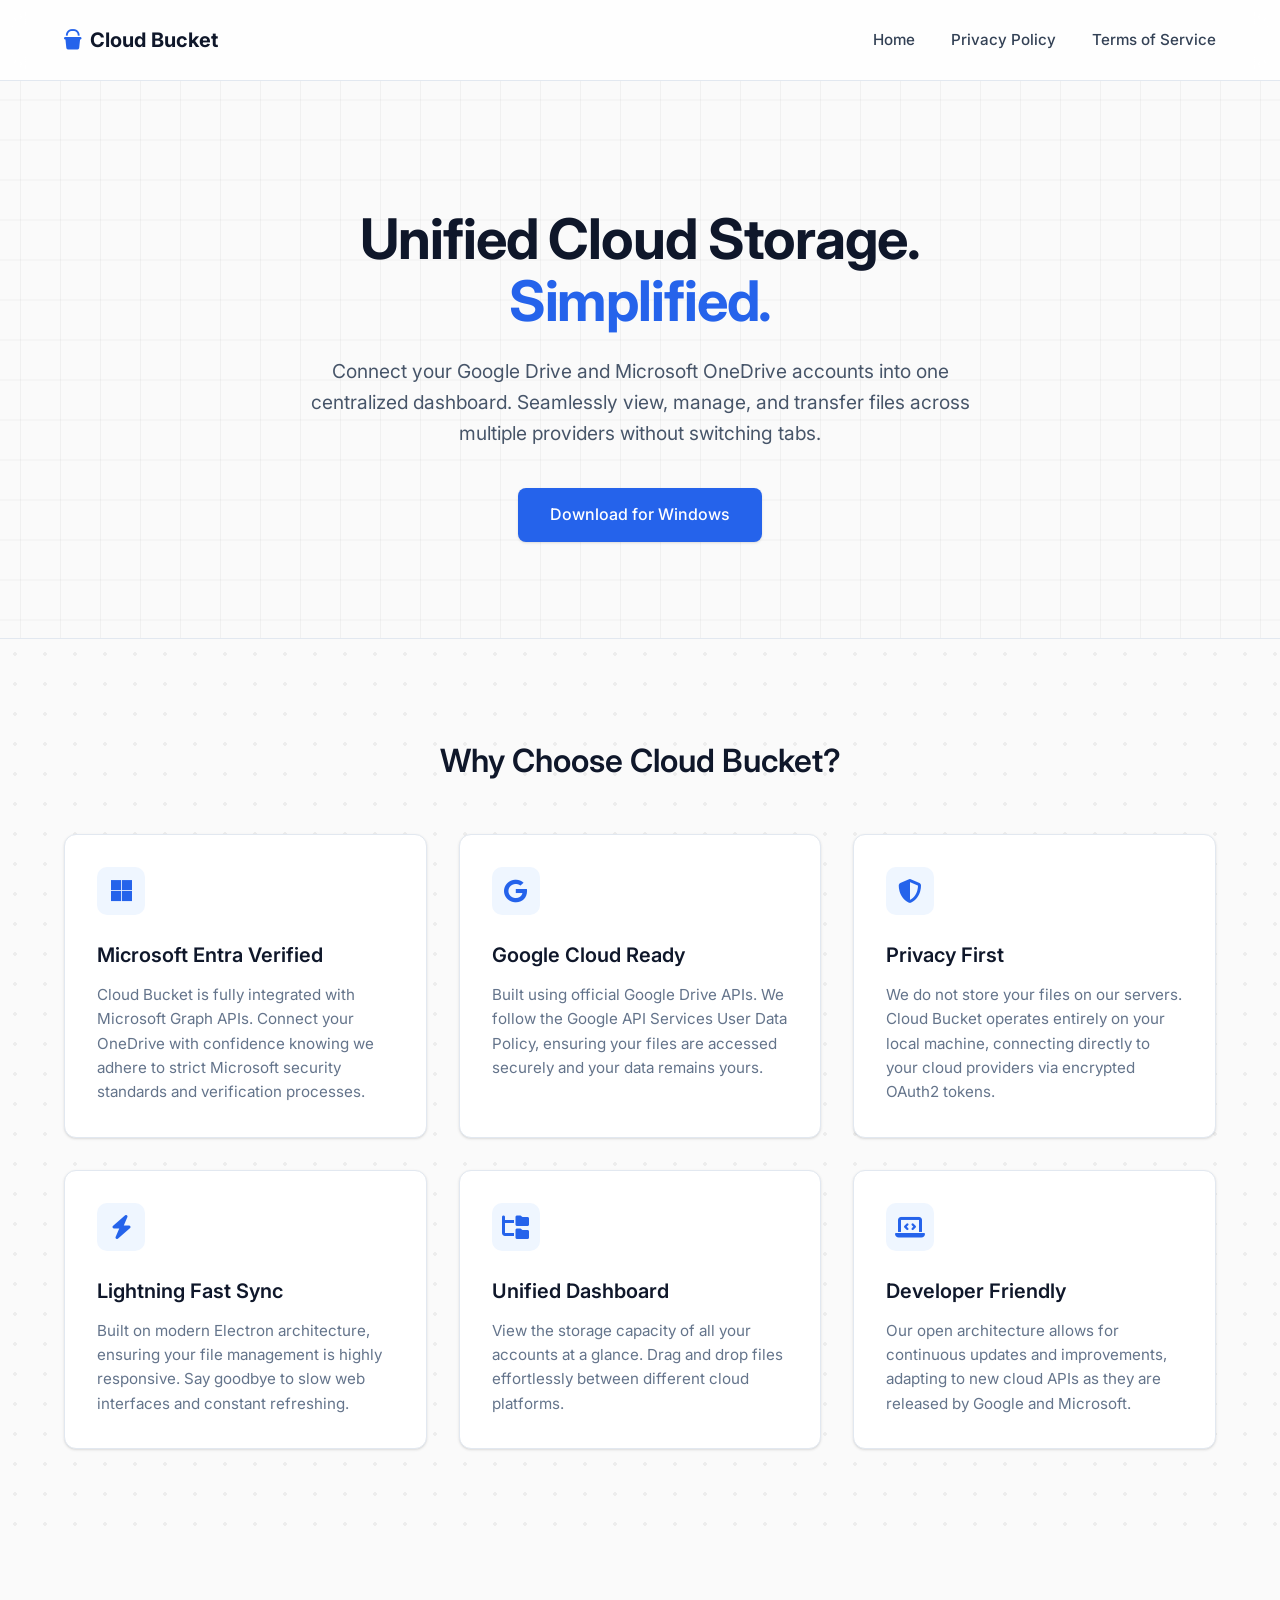
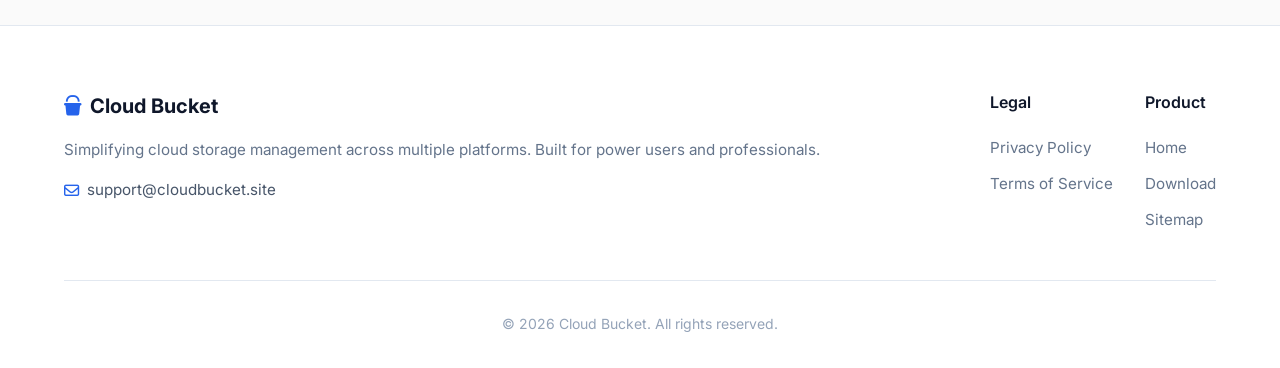
<file: index.html>
<!DOCTYPE html>
<html lang="en">
<head>
    <meta charset="UTF-8">
    <meta name="viewport" content="width=device-width, initial-scale=1.0">
    <title>Cloud Bucket - Unified Cloud Storage Manager</title>
    <meta name="description" content="Manage all your cloud storage accounts like Google Drive and Microsoft OneDrive from a single, beautiful dashboard.">
    <link rel="canonical" href="https://cloudbucket.site/">
    <link rel="icon" type="image/svg+xml" href="favicon.svg?v=2">
    <link rel="stylesheet" href="styles.css">
    <link rel="stylesheet" href="https://cdnjs.cloudflare.com/ajax/libs/font-awesome/6.4.0/css/all.min.css">
</head>
<body>
    <header>
        <a href="index.html" class="logo">
            <i class="fa-solid fa-bucket"></i> Cloud Bucket
        </a>
        <nav>
            <a href="index.html">Home</a>
            <a href="privacy.html">Privacy Policy</a>
            <a href="terms.html">Terms of Service</a>
        </nav>
    </header>

    <main>
        <section class="hero">
            <h1>Unified Cloud Storage. <br><span>Simplified.</span></h1>
            <p>Connect your Google Drive and Microsoft OneDrive accounts into one centralized dashboard. Seamlessly view, manage, and transfer files across multiple providers without switching tabs.</p>
            <a href="#download" class="cta-button">Download for Windows</a>
        </section>

        <section class="info-section">
            <div class="info-container">
                <h2>Why Choose Cloud Bucket?</h2>
                <div class="grid-3">
                <div class="card">
                    <div class="card-icon"><i class="fa-brands fa-microsoft"></i></div>
                    <h3>Microsoft Entra Verified</h3>
                    <p>Cloud Bucket is fully integrated with Microsoft Graph APIs. Connect your OneDrive with confidence knowing we adhere to strict Microsoft security standards and verification processes.</p>
                </div>
                <div class="card">
                    <div class="card-icon"><i class="fa-brands fa-google"></i></div>
                    <h3>Google Cloud Ready</h3>
                    <p>Built using official Google Drive APIs. We follow the Google API Services User Data Policy, ensuring your files are accessed securely and your data remains yours.</p>
                </div>
                <div class="card">
                    <div class="card-icon"><i class="fa-solid fa-shield-halved"></i></div>
                    <h3>Privacy First</h3>
                    <p>We do not store your files on our servers. Cloud Bucket operates entirely on your local machine, connecting directly to your cloud providers via encrypted OAuth2 tokens.</p>
                </div>
                <div class="card">
                    <div class="card-icon"><i class="fa-solid fa-bolt"></i></div>
                    <h3>Lightning Fast Sync</h3>
                    <p>Built on modern Electron architecture, ensuring your file management is highly responsive. Say goodbye to slow web interfaces and constant refreshing.</p>
                </div>
                <div class="card">
                    <div class="card-icon"><i class="fa-solid fa-folder-tree"></i></div>
                    <h3>Unified Dashboard</h3>
                    <p>View the storage capacity of all your accounts at a glance. Drag and drop files effortlessly between different cloud platforms.</p>
                </div>
                <div class="card">
                    <div class="card-icon"><i class="fa-solid fa-laptop-code"></i></div>
                    <h3>Developer Friendly</h3>
                    <p>Our open architecture allows for continuous updates and improvements, adapting to new cloud APIs as they are released by Google and Microsoft.</p>
                </div>
            </div>
            </div>
        </section>
    </main>

    <footer>
        <div class="footer-content">
            <div class="footer-brand">
                <div class="logo">
                    <i class="fa-solid fa-bucket"></i> Cloud Bucket
                </div>
                <p>Simplifying cloud storage management across multiple platforms. Built for power users and professionals.</p>
                <div class="footer-contact">
                    <i class="fa-regular fa-envelope"></i>
                    <a href="mailto:support@cloudbucket.site">support@cloudbucket.site</a>
                </div>
            </div>
            
            <div class="footer-links">
                <div class="footer-links-col">
                    <h4>Legal</h4>
                    <a href="privacy.html">Privacy Policy</a>
                    <a href="terms.html">Terms of Service</a>
                </div>
                <div class="footer-links-col">
                    <h4>Product</h4>
                    <a href="index.html">Home</a>
                    <a href="#download">Download</a>
                    <a href="sitemap.xml">Sitemap</a>
                </div>
            </div>
        </div>
        <div class="footer-bottom">
            &copy; 2026 Cloud Bucket. All rights reserved.
        </div>
    </footer>
</body>
</html>
</file>
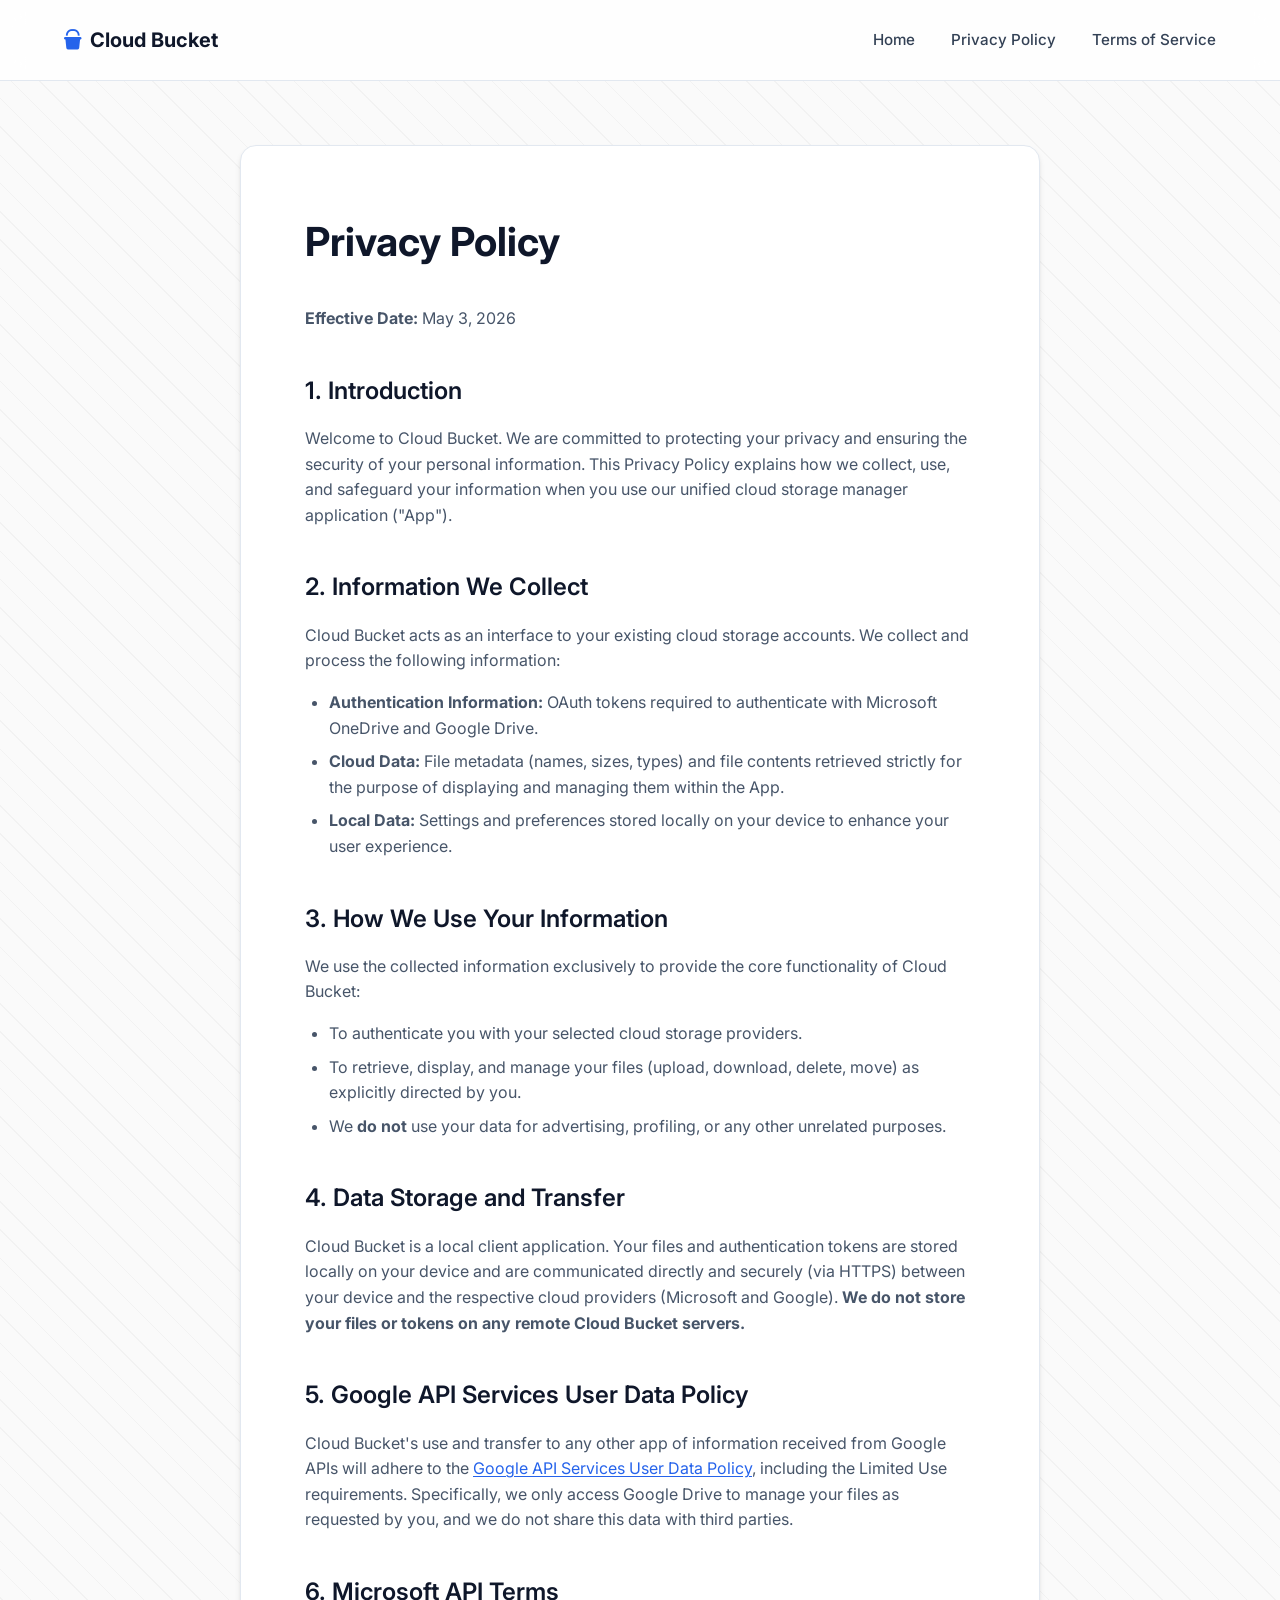
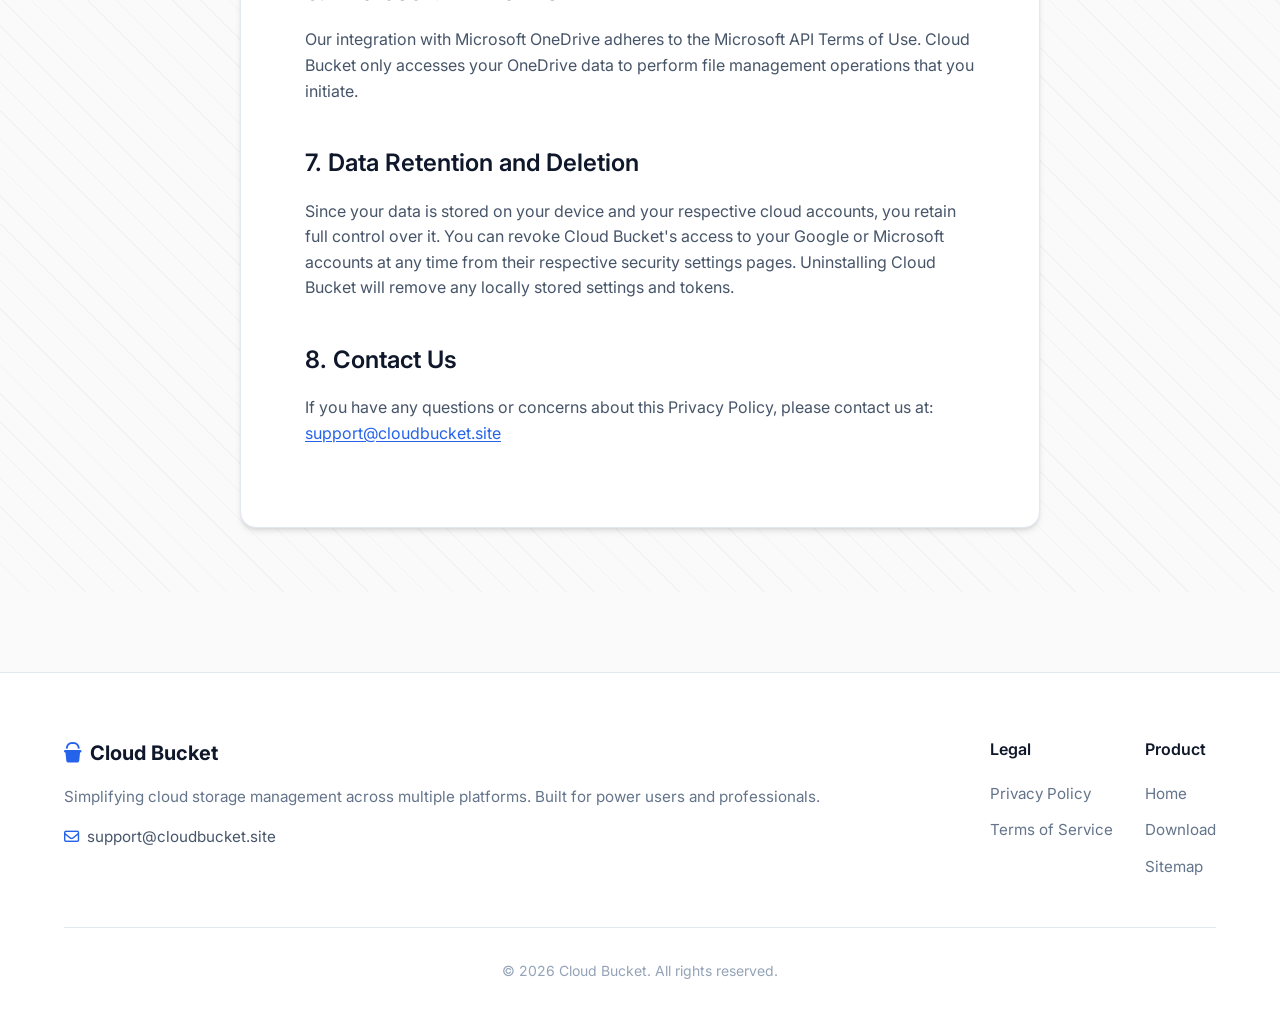
<file: privacy.html>
<!DOCTYPE html>
<html lang="en">
<head>
    <meta charset="UTF-8">
    <meta name="viewport" content="width=device-width, initial-scale=1.0">
    <title>Privacy Policy - Cloud Bucket</title>
    <meta name="description" content="Privacy Policy for the Cloud Bucket unified cloud storage manager application.">
    <link rel="canonical" href="https://cloudbucket.site/privacy.html">
    <link rel="icon" type="image/svg+xml" href="favicon.svg?v=2">
    <link rel="stylesheet" href="styles.css">
    <link rel="stylesheet" href="https://cdnjs.cloudflare.com/ajax/libs/font-awesome/6.4.0/css/all.min.css">
</head>
<body>
    <header>
        <a href="index.html" class="logo">
            <i class="fa-solid fa-bucket"></i> Cloud Bucket
        </a>
        <nav>
            <a href="index.html">Home</a>
            <a href="privacy.html">Privacy Policy</a>
            <a href="terms.html">Terms of Service</a>
        </nav>
    </header>

    <main class="page-wrapper">
        <div class="page-content">
        <h1>Privacy Policy</h1>
        <p><strong>Effective Date:</strong> May 3, 2026</p>

        <h2>1. Introduction</h2>
        <p>Welcome to Cloud Bucket. We are committed to protecting your privacy and ensuring the security of your personal information. This Privacy Policy explains how we collect, use, and safeguard your information when you use our unified cloud storage manager application ("App").</p>

        <h2>2. Information We Collect</h2>
        <p>Cloud Bucket acts as an interface to your existing cloud storage accounts. We collect and process the following information:</p>
        <ul>
            <li><strong>Authentication Information:</strong> OAuth tokens required to authenticate with Microsoft OneDrive and Google Drive.</li>
            <li><strong>Cloud Data:</strong> File metadata (names, sizes, types) and file contents retrieved strictly for the purpose of displaying and managing them within the App.</li>
            <li><strong>Local Data:</strong> Settings and preferences stored locally on your device to enhance your user experience.</li>
        </ul>

        <h2>3. How We Use Your Information</h2>
        <p>We use the collected information exclusively to provide the core functionality of Cloud Bucket:</p>
        <ul>
            <li>To authenticate you with your selected cloud storage providers.</li>
            <li>To retrieve, display, and manage your files (upload, download, delete, move) as explicitly directed by you.</li>
            <li>We <strong>do not</strong> use your data for advertising, profiling, or any other unrelated purposes.</li>
        </ul>

        <h2>4. Data Storage and Transfer</h2>
        <p>Cloud Bucket is a local client application. Your files and authentication tokens are stored locally on your device and are communicated directly and securely (via HTTPS) between your device and the respective cloud providers (Microsoft and Google). <strong>We do not store your files or tokens on any remote Cloud Bucket servers.</strong></p>

        <h2>5. Google API Services User Data Policy</h2>
        <p>Cloud Bucket's use and transfer to any other app of information received from Google APIs will adhere to the <a href="https://developers.google.com/terms/api-services-user-data-policy" target="_blank" rel="noopener noreferrer">Google API Services User Data Policy</a>, including the Limited Use requirements. Specifically, we only access Google Drive to manage your files as requested by you, and we do not share this data with third parties.</p>

        <h2>6. Microsoft API Terms</h2>
        <p>Our integration with Microsoft OneDrive adheres to the Microsoft API Terms of Use. Cloud Bucket only accesses your OneDrive data to perform file management operations that you initiate.</p>

        <h2>7. Data Retention and Deletion</h2>
        <p>Since your data is stored on your device and your respective cloud accounts, you retain full control over it. You can revoke Cloud Bucket's access to your Google or Microsoft accounts at any time from their respective security settings pages. Uninstalling Cloud Bucket will remove any locally stored settings and tokens.</p>

        <h2>8. Contact Us</h2>
        <p>If you have any questions or concerns about this Privacy Policy, please contact us at: <a href="mailto:support@cloudbucket.site">support@cloudbucket.site</a></p>
        </div>
    </main>

    <footer>
        <div class="footer-content">
            <div class="footer-brand">
                <div class="logo">
                    <i class="fa-solid fa-bucket"></i> Cloud Bucket
                </div>
                <p>Simplifying cloud storage management across multiple platforms. Built for power users and professionals.</p>
                <div class="footer-contact">
                    <i class="fa-regular fa-envelope"></i>
                    <a href="mailto:support@cloudbucket.site">support@cloudbucket.site</a>
                </div>
            </div>
            
            <div class="footer-links">
                <div class="footer-links-col">
                    <h4>Legal</h4>
                    <a href="privacy.html">Privacy Policy</a>
                    <a href="terms.html">Terms of Service</a>
                </div>
                <div class="footer-links-col">
                    <h4>Product</h4>
                    <a href="index.html">Home</a>
                    <a href="#download">Download</a>
                    <a href="sitemap.xml">Sitemap</a>
                </div>
            </div>
        </div>
        <div class="footer-bottom">
            &copy; 2026 Cloud Bucket. All rights reserved.
        </div>
    </footer>
</body>
</html>
</file>
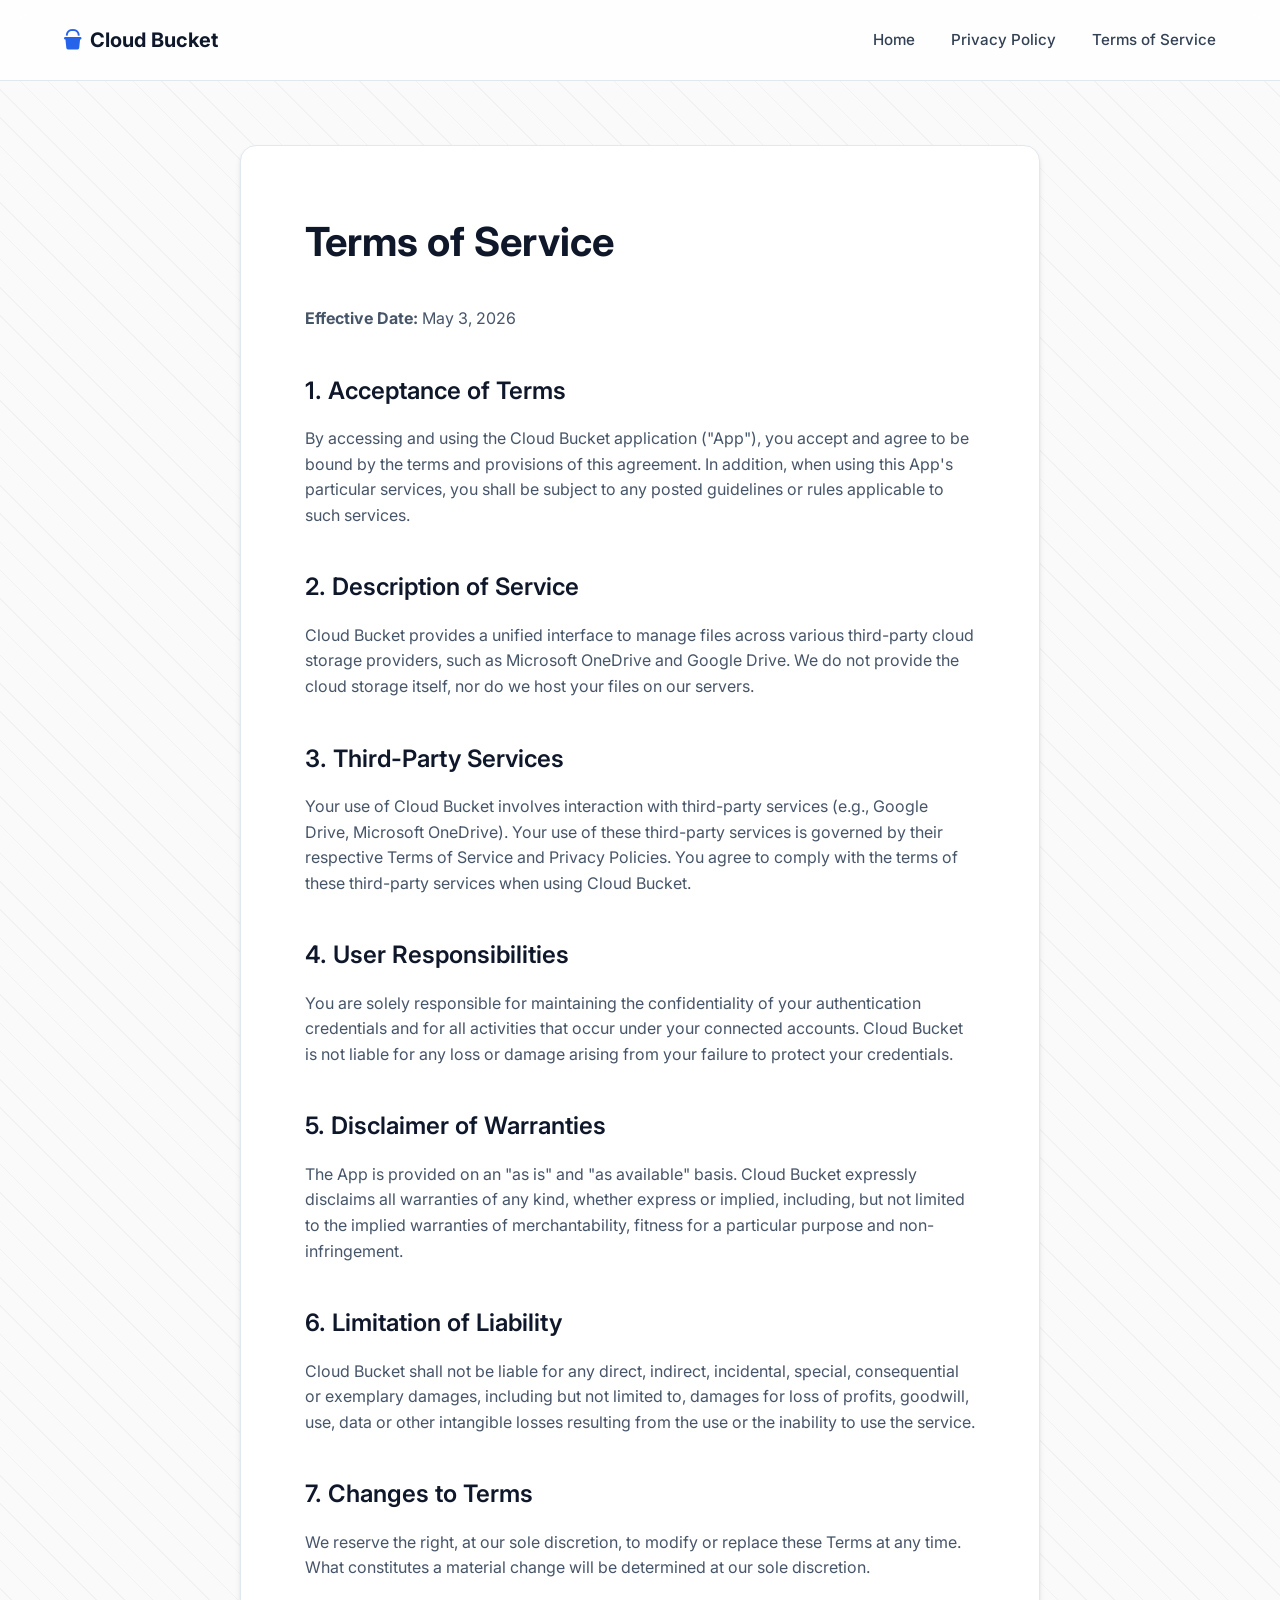
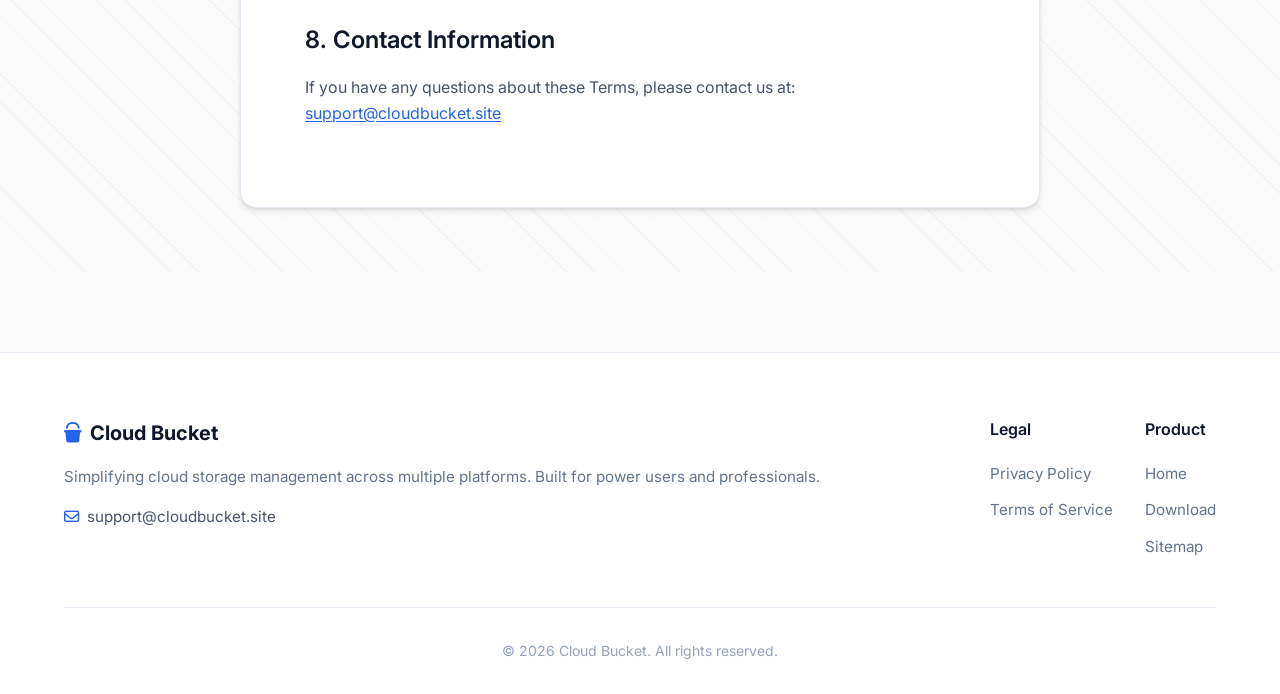
<file: terms.html>
<!DOCTYPE html>
<html lang="en">
<head>
    <meta charset="UTF-8">
    <meta name="viewport" content="width=device-width, initial-scale=1.0">
    <title>Terms of Service - Cloud Bucket</title>
    <meta name="description" content="Terms of Service for the Cloud Bucket application.">
    <link rel="canonical" href="https://cloudbucket.site/terms.html">
    <link rel="icon" type="image/svg+xml" href="favicon.svg?v=2">
    <link rel="stylesheet" href="styles.css">
    <link rel="stylesheet" href="https://cdnjs.cloudflare.com/ajax/libs/font-awesome/6.4.0/css/all.min.css">
</head>
<body>
    <header>
        <a href="index.html" class="logo">
            <i class="fa-solid fa-bucket"></i> Cloud Bucket
        </a>
        <nav>
            <a href="index.html">Home</a>
            <a href="privacy.html">Privacy Policy</a>
            <a href="terms.html">Terms of Service</a>
        </nav>
    </header>

    <main class="page-wrapper">
        <div class="page-content">
        <h1>Terms of Service</h1>
        <p><strong>Effective Date:</strong> May 3, 2026</p>

        <h2>1. Acceptance of Terms</h2>
        <p>By accessing and using the Cloud Bucket application ("App"), you accept and agree to be bound by the terms and provisions of this agreement. In addition, when using this App's particular services, you shall be subject to any posted guidelines or rules applicable to such services.</p>

        <h2>2. Description of Service</h2>
        <p>Cloud Bucket provides a unified interface to manage files across various third-party cloud storage providers, such as Microsoft OneDrive and Google Drive. We do not provide the cloud storage itself, nor do we host your files on our servers.</p>

        <h2>3. Third-Party Services</h2>
        <p>Your use of Cloud Bucket involves interaction with third-party services (e.g., Google Drive, Microsoft OneDrive). Your use of these third-party services is governed by their respective Terms of Service and Privacy Policies. You agree to comply with the terms of these third-party services when using Cloud Bucket.</p>

        <h2>4. User Responsibilities</h2>
        <p>You are solely responsible for maintaining the confidentiality of your authentication credentials and for all activities that occur under your connected accounts. Cloud Bucket is not liable for any loss or damage arising from your failure to protect your credentials.</p>

        <h2>5. Disclaimer of Warranties</h2>
        <p>The App is provided on an "as is" and "as available" basis. Cloud Bucket expressly disclaims all warranties of any kind, whether express or implied, including, but not limited to the implied warranties of merchantability, fitness for a particular purpose and non-infringement.</p>

        <h2>6. Limitation of Liability</h2>
        <p>Cloud Bucket shall not be liable for any direct, indirect, incidental, special, consequential or exemplary damages, including but not limited to, damages for loss of profits, goodwill, use, data or other intangible losses resulting from the use or the inability to use the service.</p>

        <h2>7. Changes to Terms</h2>
        <p>We reserve the right, at our sole discretion, to modify or replace these Terms at any time. What constitutes a material change will be determined at our sole discretion.</p>

        <h2>8. Contact Information</h2>
        <p>If you have any questions about these Terms, please contact us at: <a href="mailto:support@cloudbucket.site">support@cloudbucket.site</a></p>
        </div>
    </main>

    <footer>
        <div class="footer-content">
            <div class="footer-brand">
                <div class="logo">
                    <i class="fa-solid fa-bucket"></i> Cloud Bucket
                </div>
                <p>Simplifying cloud storage management across multiple platforms. Built for power users and professionals.</p>
                <div class="footer-contact">
                    <i class="fa-regular fa-envelope"></i>
                    <a href="mailto:support@cloudbucket.site">support@cloudbucket.site</a>
                </div>
            </div>
            
            <div class="footer-links">
                <div class="footer-links-col">
                    <h4>Legal</h4>
                    <a href="privacy.html">Privacy Policy</a>
                    <a href="terms.html">Terms of Service</a>
                </div>
                <div class="footer-links-col">
                    <h4>Product</h4>
                    <a href="index.html">Home</a>
                    <a href="#download">Download</a>
                    <a href="sitemap.xml">Sitemap</a>
                </div>
            </div>
        </div>
        <div class="footer-bottom">
            &copy; 2026 Cloud Bucket. All rights reserved.
        </div>
    </footer>
</body>
</html>
</file>
<file: styles.css>
@import url('https://fonts.googleapis.com/css2?family=Inter:wght@300;400;500;600;700&display=swap');

:root {
  --bg-color: #fafafa;
  --text-color: #334155;
  --heading-color: #0f172a;
  --primary-color: #2563eb;
  --primary-hover: #1d4ed8;
  --card-bg: #ffffff;
  --card-border: #e2e8f0;
  --shadow-sm: 0 1px 3px 0 rgb(0 0 0 / 0.1), 0 1px 2px -1px rgb(0 0 0 / 0.1);
  --shadow-md: 0 4px 6px -1px rgb(0 0 0 / 0.1), 0 2px 4px -2px rgb(0 0 0 / 0.1);
  --shadow-lg: 0 10px 15px -3px rgb(0 0 0 / 0.1), 0 4px 6px -4px rgb(0 0 0 / 0.1);
}

* {
  margin: 0;
  padding: 0;
  box-sizing: border-box;
}

body {
  font-family: 'Inter', sans-serif;
  background-color: var(--bg-color);
  color: var(--text-color);
  line-height: 1.6;
  -webkit-font-smoothing: antialiased;
}

/* Header */
header {
  display: flex;
  justify-content: space-between;
  align-items: center;
  padding: 1.5rem 5%;
  background: rgba(255, 255, 255, 0.8);
  backdrop-filter: blur(12px);
  position: sticky;
  top: 0;
  z-index: 1000;
  border-bottom: 1px solid var(--card-border);
}

.logo {
  font-size: 1.25rem;
  font-weight: 700;
  color: var(--heading-color);
  display: flex;
  align-items: center;
  gap: 0.5rem;
  text-decoration: none;
}

.logo i {
  color: var(--primary-color);
}

nav a {
  color: var(--text-color);
  text-decoration: none;
  margin-left: 2rem;
  font-weight: 500;
  font-size: 0.95rem;
  transition: color 0.2s ease;
}

nav a:hover {
  color: var(--primary-color);
}

/* Hero Section */
.hero {
  width: 100%;
  padding: 8rem 5% 6rem;
  text-align: center;
  background-image: 
    linear-gradient(rgba(0, 0, 0, 0.04) 1px, transparent 1px),
    linear-gradient(90deg, rgba(0, 0, 0, 0.04) 1px, transparent 1px);
  background-size: 40px 40px;
  background-position: center center;
  border-bottom: 1px solid var(--card-border);
}

.hero h1 {
  font-size: 3.5rem;
  font-weight: 700;
  color: var(--heading-color);
  margin-bottom: 1.5rem;
  letter-spacing: -0.02em;
  line-height: 1.1;
}

.hero h1 span {
  color: var(--primary-color);
}

.hero p {
  font-size: 1.2rem;
  color: #475569;
  max-width: 700px;
  margin: 0 auto 2.5rem;
}

.cta-button {
  display: inline-block;
  padding: 0.875rem 2rem;
  font-size: 1rem;
  font-weight: 500;
  color: #fff;
  background-color: var(--primary-color);
  border-radius: 8px;
  text-decoration: none;
  transition: background-color 0.2s ease, transform 0.2s ease;
  box-shadow: var(--shadow-sm);
}

.cta-button:hover {
  background-color: var(--primary-hover);
  transform: translateY(-1px);
  box-shadow: var(--shadow-md);
}

/* Info Section (Packed with info) */
.info-section {
  width: 100%;
  padding: 6rem 5%;
  background-image: radial-gradient(rgba(0, 0, 0, 0.05) 2px, transparent 2px);
  background-size: 30px 30px;
}

.info-container {
  max-width: 1200px;
  margin: 0 auto;
}

.info-container h2 {
  font-size: 2rem;
  color: var(--heading-color);
  text-align: center;
  margin-bottom: 3rem;
  font-weight: 600;
}

.grid-3 {
  display: grid;
  grid-template-columns: repeat(auto-fit, minmax(300px, 1fr));
  gap: 2rem;
}

.card {
  background: var(--card-bg);
  border: 1px solid var(--card-border);
  border-radius: 12px;
  padding: 2rem;
  box-shadow: var(--shadow-sm);
  transition: box-shadow 0.2s ease, transform 0.2s ease;
}

.card:hover {
  box-shadow: var(--shadow-md);
  transform: translateY(-2px);
}

.card-icon {
  width: 48px;
  height: 48px;
  background: #eff6ff;
  color: var(--primary-color);
  border-radius: 10px;
  display: flex;
  align-items: center;
  justify-content: center;
  font-size: 1.5rem;
  margin-bottom: 1.5rem;
}

.card h3 {
  font-size: 1.25rem;
  color: var(--heading-color);
  margin-bottom: 0.75rem;
  font-weight: 600;
}

.card p {
  font-size: 0.95rem;
  color: #64748b;
}

/* Content Pages (Privacy, Terms) */
.page-wrapper {
  width: 100%;
  padding: 4rem 5%;
  background-image: repeating-linear-gradient(
    45deg,
    rgba(0, 0, 0, 0.03) 0,
    rgba(0, 0, 0, 0.03) 1px,
    transparent 1px,
    transparent 20px
  );
  min-height: calc(100vh - 200px);
}

.page-content {
  max-width: 800px;
  margin: 0 auto;
  background: var(--card-bg);
  padding: 4rem;
  border-radius: 16px;
  box-shadow: var(--shadow-md);
  border: 1px solid var(--card-border);
}

.page-content h1 {
  font-size: 2.5rem;
  margin-bottom: 2rem;
  color: var(--heading-color);
  font-weight: 700;
}

.page-content h2 {
  font-size: 1.5rem;
  margin-top: 2.5rem;
  margin-bottom: 1rem;
  color: var(--heading-color);
  font-weight: 600;
}

.page-content p {
  margin-bottom: 1rem;
  color: #475569;
}

.page-content ul {
  margin-bottom: 1.5rem;
  padding-left: 1.5rem;
  color: #475569;
}

.page-content li {
  margin-bottom: 0.5rem;
}

.page-content a {
  color: var(--primary-color);
  text-decoration: underline;
  text-underline-offset: 2px;
}

.page-content a:hover {
  color: var(--primary-hover);
}

/* Footer */
footer {
  border-top: 1px solid var(--card-border);
  background: #ffffff;
  padding: 4rem 5% 2rem;
  margin-top: 5rem;
}

.footer-content {
  max-width: 1200px;
  margin: 0 auto;
  display: flex;
  flex-wrap: wrap;
  justify-content: space-between;
  gap: 2rem;
  margin-bottom: 3rem;
}

.footer-brand {
  flex: 1;
  min-width: 250px;
}

.footer-brand .logo {
  margin-bottom: 1rem;
}

.footer-brand p {
  color: #64748b;
  font-size: 0.95rem;
  margin-bottom: 1rem;
}

.footer-contact {
  display: flex;
  align-items: center;
  gap: 0.5rem;
  color: #475569;
  font-size: 0.95rem;
}

.footer-contact i {
  color: var(--primary-color);
}

.footer-contact a {
  color: #475569;
  text-decoration: none;
}

.footer-contact a:hover {
  color: var(--primary-color);
  text-decoration: underline;
}

.footer-links {
  display: flex;
  gap: 2rem;
}

.footer-links-col {
  display: flex;
  flex-direction: column;
  gap: 0.75rem;
}

.footer-links-col h4 {
  color: var(--heading-color);
  font-size: 1rem;
  font-weight: 600;
  margin-bottom: 0.5rem;
}

.footer-links-col a {
  color: #64748b;
  text-decoration: none;
  font-size: 0.95rem;
  transition: color 0.2s ease;
}

.footer-links-col a:hover {
  color: var(--primary-color);
}

.footer-bottom {
  max-width: 1200px;
  margin: 0 auto;
  padding-top: 2rem;
  border-top: 1px solid var(--card-border);
  text-align: center;
  color: #94a3b8;
  font-size: 0.875rem;
}

/* Responsive */
@media (max-width: 768px) {
  .hero h1 {
    font-size: 2.5rem;
  }
  nav {
    display: none;
  }
  .footer-content {
    flex-direction: column;
  }
}
</file>
